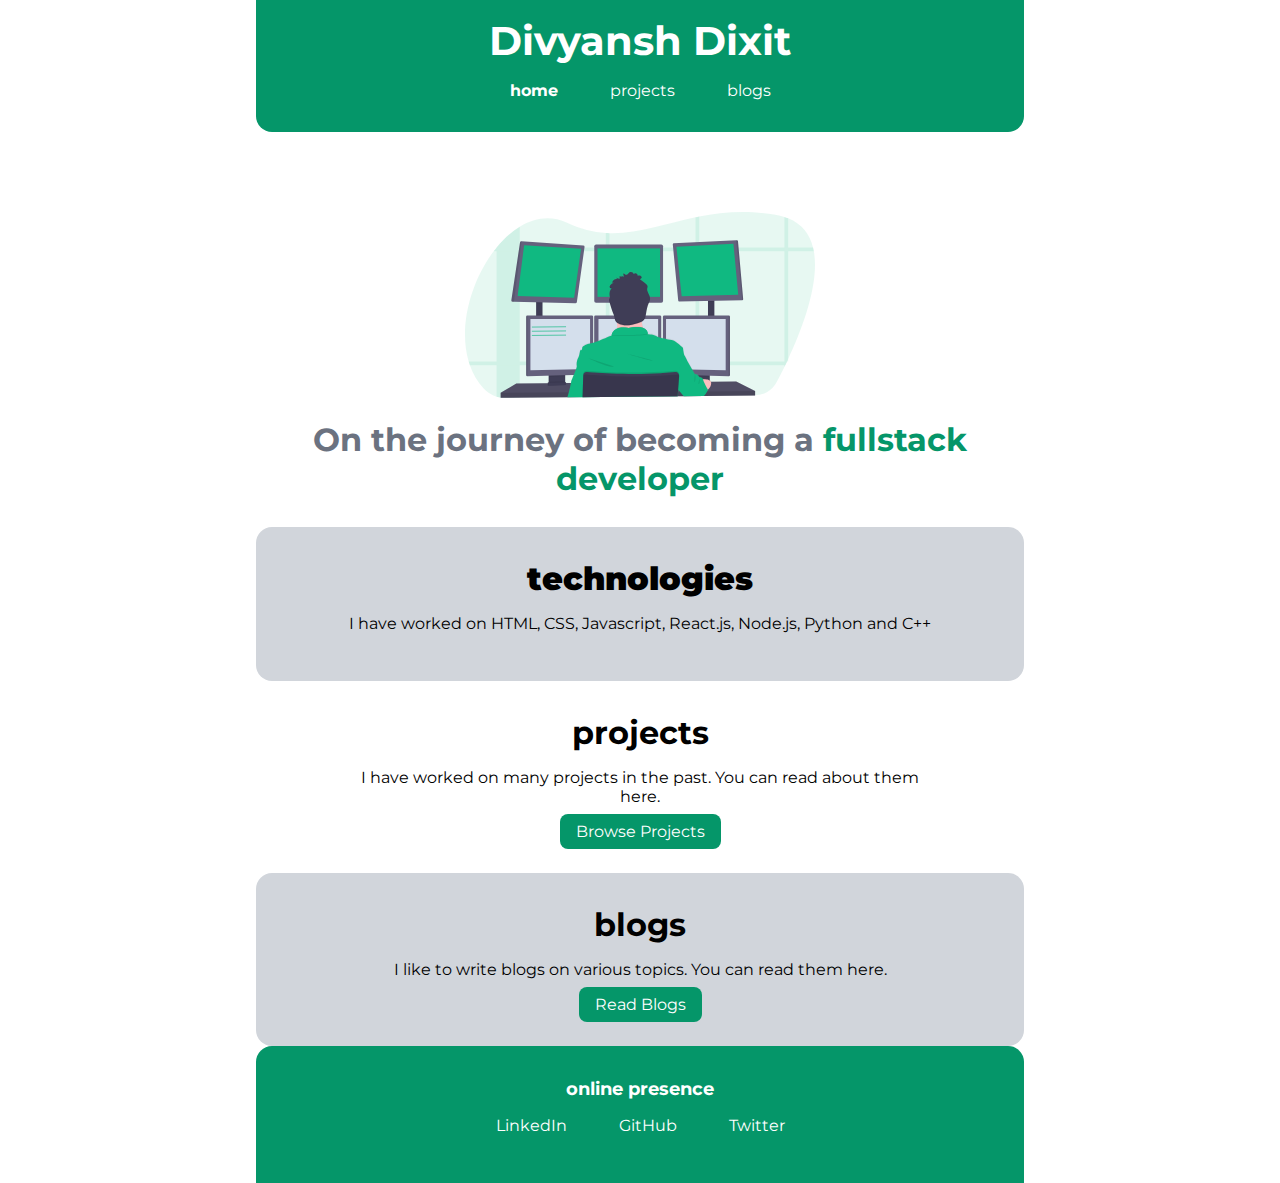
<file: index.html>
<!DOCTYPE html>
<html lang="en">
<head>
    <meta charset="UTF-8">
    <meta http-equiv="X-UA-Compatible" content="IE=edge">
    <meta name="viewport" content="width=device-width, initial-scale=1.0">
    <title>
        home ! divyansh dixit
    </title>
    <link rel="stylesheet" href="styles.css">
</head>
<body>
     <nav class="navigation container">
        <div class="nav-brand">Divyansh Dixit</div>
        <ul class="list-non-bullet nav-pills">
            <li class="list-item-inline">
                <a class="link link-active" href="/">home</a>
            </li>
            <li class="list-item-inline">
                <a class="link" href="/projects.html">projects</a>
            </li>
            <li class="list-item-inline">
                <a class="link" href="/blogs.html">blogs</a>
            </li>
        </ul>
    </nav>

    <header class="hero">
        <img class="hero-img" src="images/hero.svg" alt="Main picture">
        <h1 class="hero-heading">On the journey of becoming a <span class="heading-inverted">fullstack developer</span></h1>
    </header>

    <section class="section ow">
        <div class="container-centered">
            <h1><strong> technologies </strong></h1>
            <p>I have worked on HTML, CSS, Javascript, React.js, Node.js, Python and C++</p>
        </div>
    </section>

    <section class="section">
        <div class="container-centered">
            <h1>projects</h1>
            <p>I have worked on many projects in the past. You can read about them here.</p>
            <a class="link link-primary" href="/projects.html">Browse Projects</a>
        </div>
    </section>

    <section class="section ow">
        <div class="container-centered">
            <h1>blogs</h1>
            <p>I like to write blogs on various topics. You can read them here.</p>
            <a class="link link-primary" href="/blogs.html">Read Blogs</a>
        </div>
    </section>

    <footer class="footer">
        <div class="footer-header">online presence</div>
        <ul class="links-social list-non-bullet">
            <li class="list-item-inline"><a class="link" href="https://www.linkedin.com/in/divdixit/" target="_blank">LinkedIn</a></li>
            <li class="list-item-inline"><a class="link" href="https://github.com/ddivyansh18" target="_blank">GitHub</a></li>
            <li class="list-item-inline"><a class="link" href="https://twitter.com/observerMonk" target="_blank">Twitter</a></li>
        </ul>
    </footer>

</body>
</html>
</file>
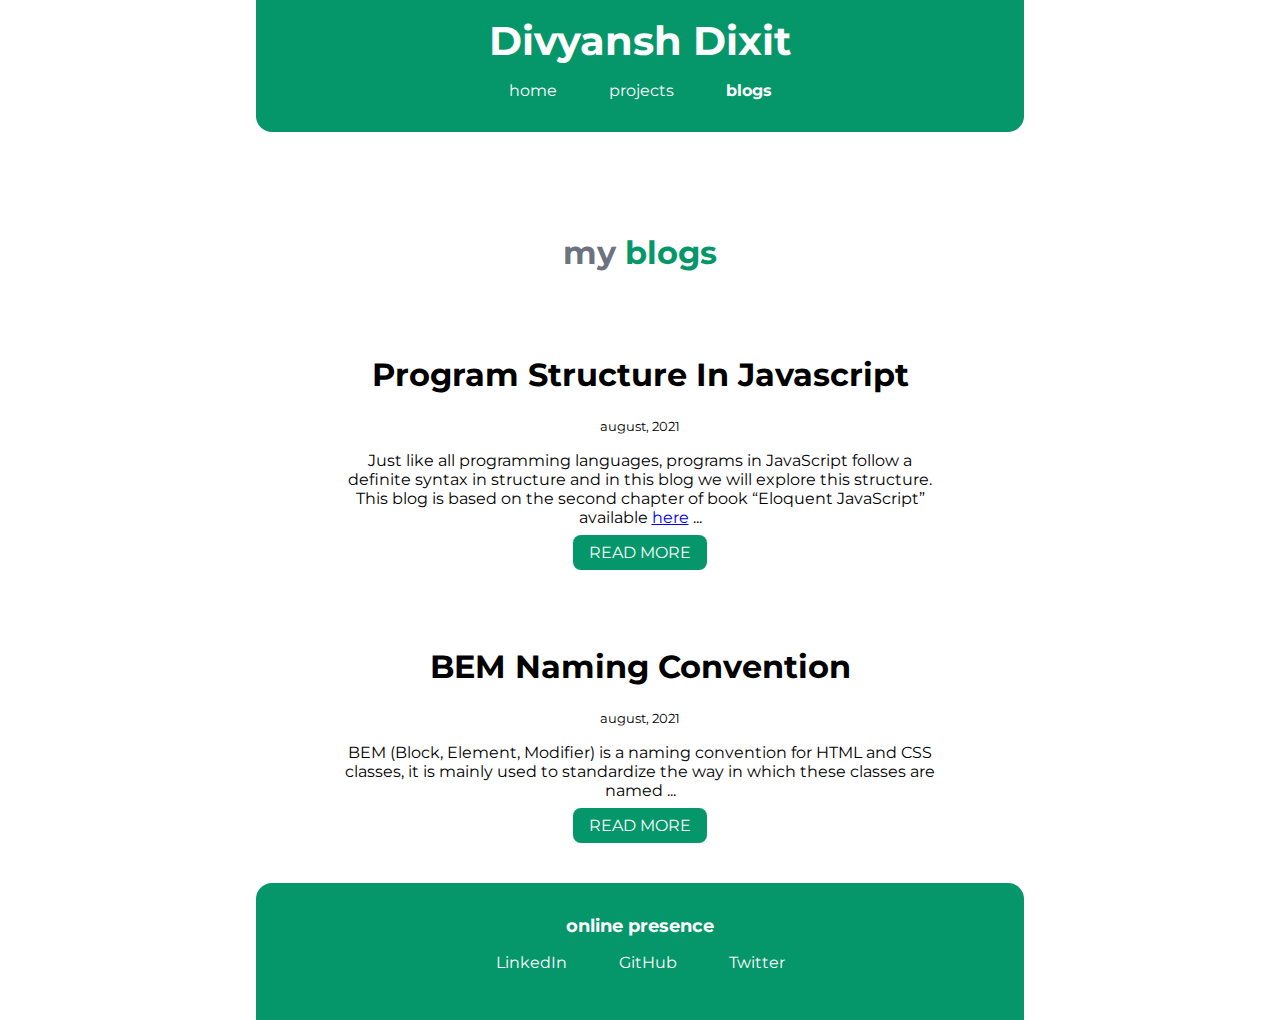
<file: blogs.html>
<!DOCTYPE html>
<html lang="en">
<head>
    <meta charset="UTF-8">
    <meta http-equiv="X-UA-Compatible" content="IE=edge">
    <meta name="viewport" content="width=device-width, initial-scale=1.0">
    <title>blogs | divyanshdixit</title>
    <link rel="stylesheet" href="styles.css">
</head>
<body>
    <nav class="navigation container">
        <div class="nav-brand">Divyansh Dixit</div>
        <ul class="list-non-bullet nav-pills">
            <li class="list-item-inline">
                <a class="link" href="/">home</a>
            </li>
            <li class="list-item-inline">
                <a class="link" href="/projects.html">projects</a>
            </li>
            <li class="list-item-inline">
                <a class="link link-active" href="/blogs.html">blogs</a>
            </li>
        </ul>
    </nav>

    <header class="hero">
        <h1 class="hero-heading"> my <span class="heading-inverted"> blogs </span></h1>
    </header>

    <ul class="list-non-bullet">
        
        <li class="margin=md">
            <div class="container container-centered">
                <h1>Program Structure In Javascript</h1>
                <small>august, 2021</small>
                <p> Just like all programming languages, programs in JavaScript follow a definite syntax in structure and in this blog we will explore this structure.
        <br>
        This blog is based on the second chapter of book “Eloquent JavaScript” available <a href="https://eloquentjavascript.net/02_program_structure.html" target="_blank">here</a> ...</p>
                <a class="link link-primary" href="./blogs/program_structure_in_javascript.html"> READ MORE</a>
            </div>
        </li>
        
        <li class="margin-md">
            <div class="container container-centered">
                <h1>BEM Naming Convention</h1>
                <small>august, 2021</small>
                <p> BEM (Block, Element, Modifier) is a naming convention for HTML and CSS classes, it is mainly used to standardize the way in which these classes are named ...</p>
                <a class="link link-primary" href="./blogs/bem_naming_convention.html"> READ MORE</a>
            </div>
        </li>
    </ul>

    <footer class="footer">
        <div class="footer-header">online presence</div>
        <ul class="links-social list-non-bullet">
            <li class="list-item-inline"><a class="link" href="https://www.linkedin.com/in/divdixit/" target="_blank">LinkedIn</a></li>
            <li class="list-item-inline"><a class="link" href="https://github.com/ddivyansh18" target="_blank">GitHub</a></li>
            <li class="list-item-inline"><a class="link" href="https://twitter.com/observerMonk" target="_blank">Twitter</a></li>
        </ul>
    </footer>

</body>
</html>
</file>
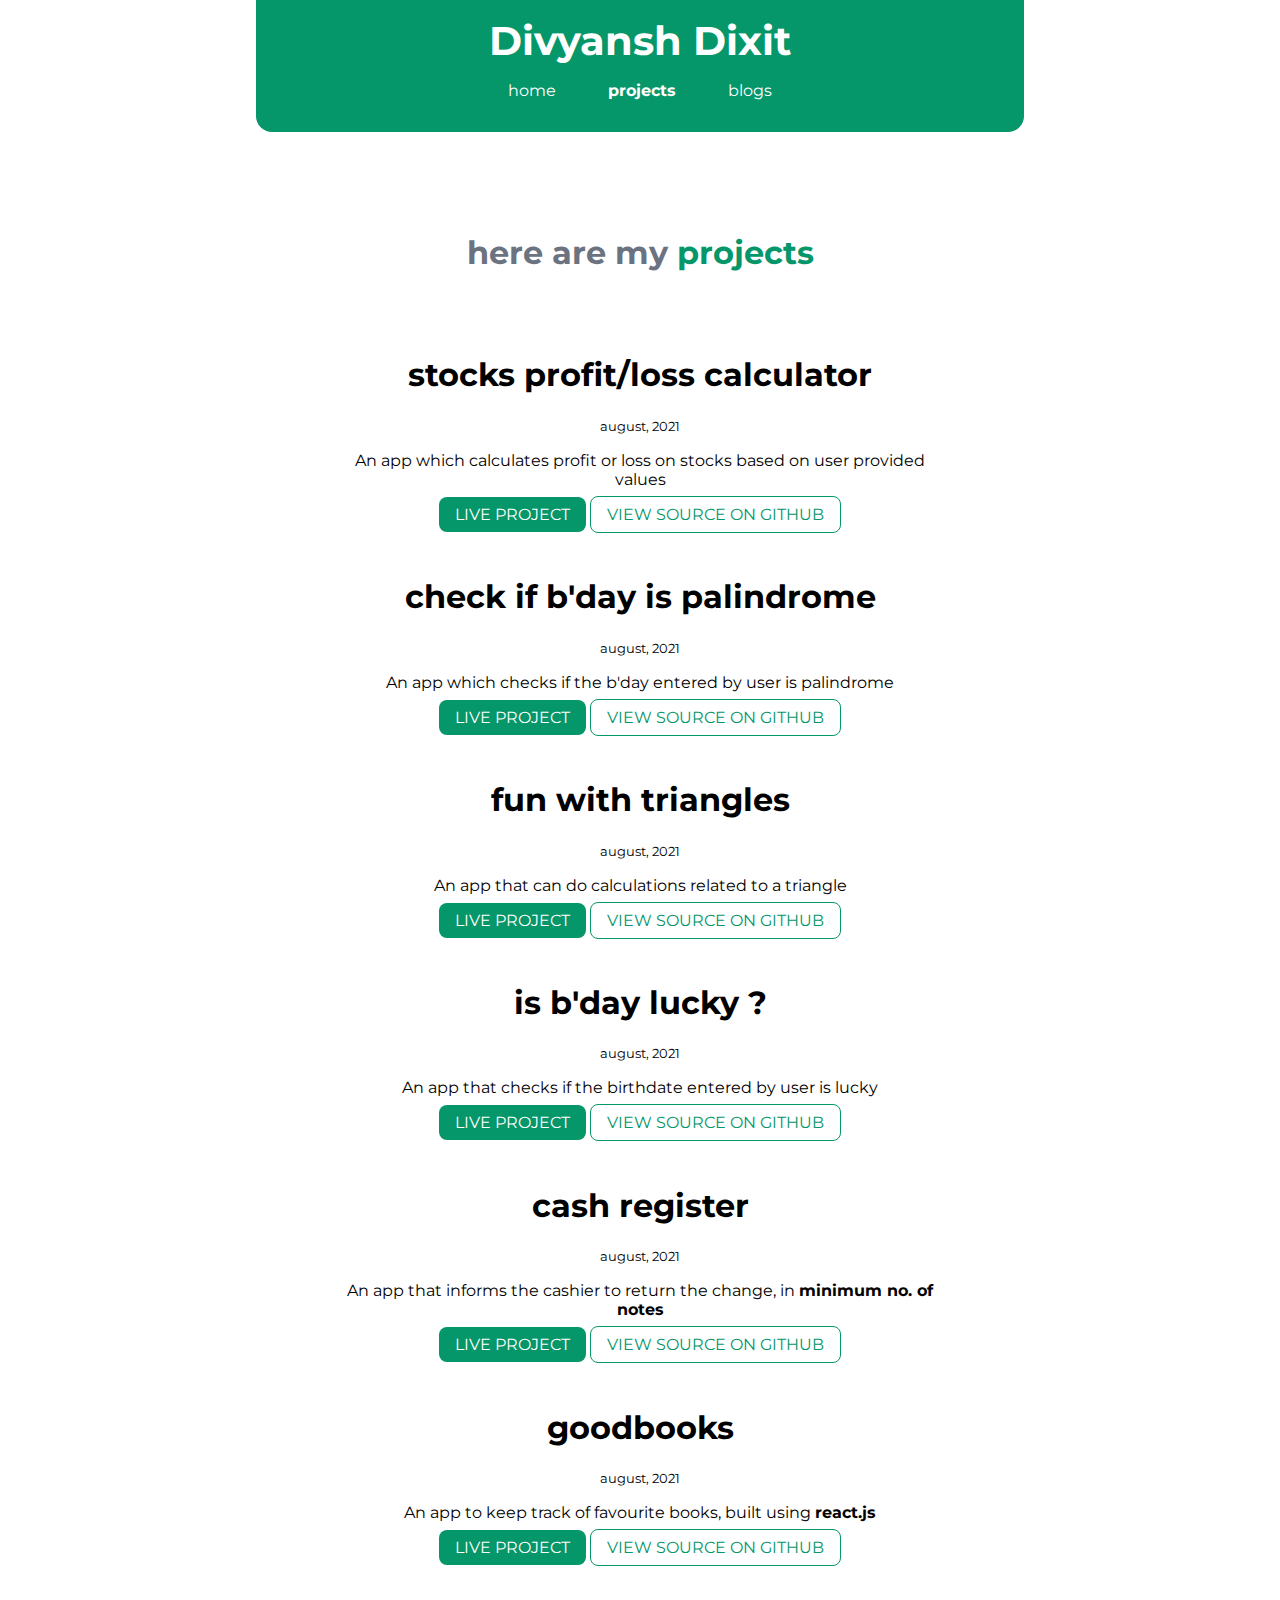
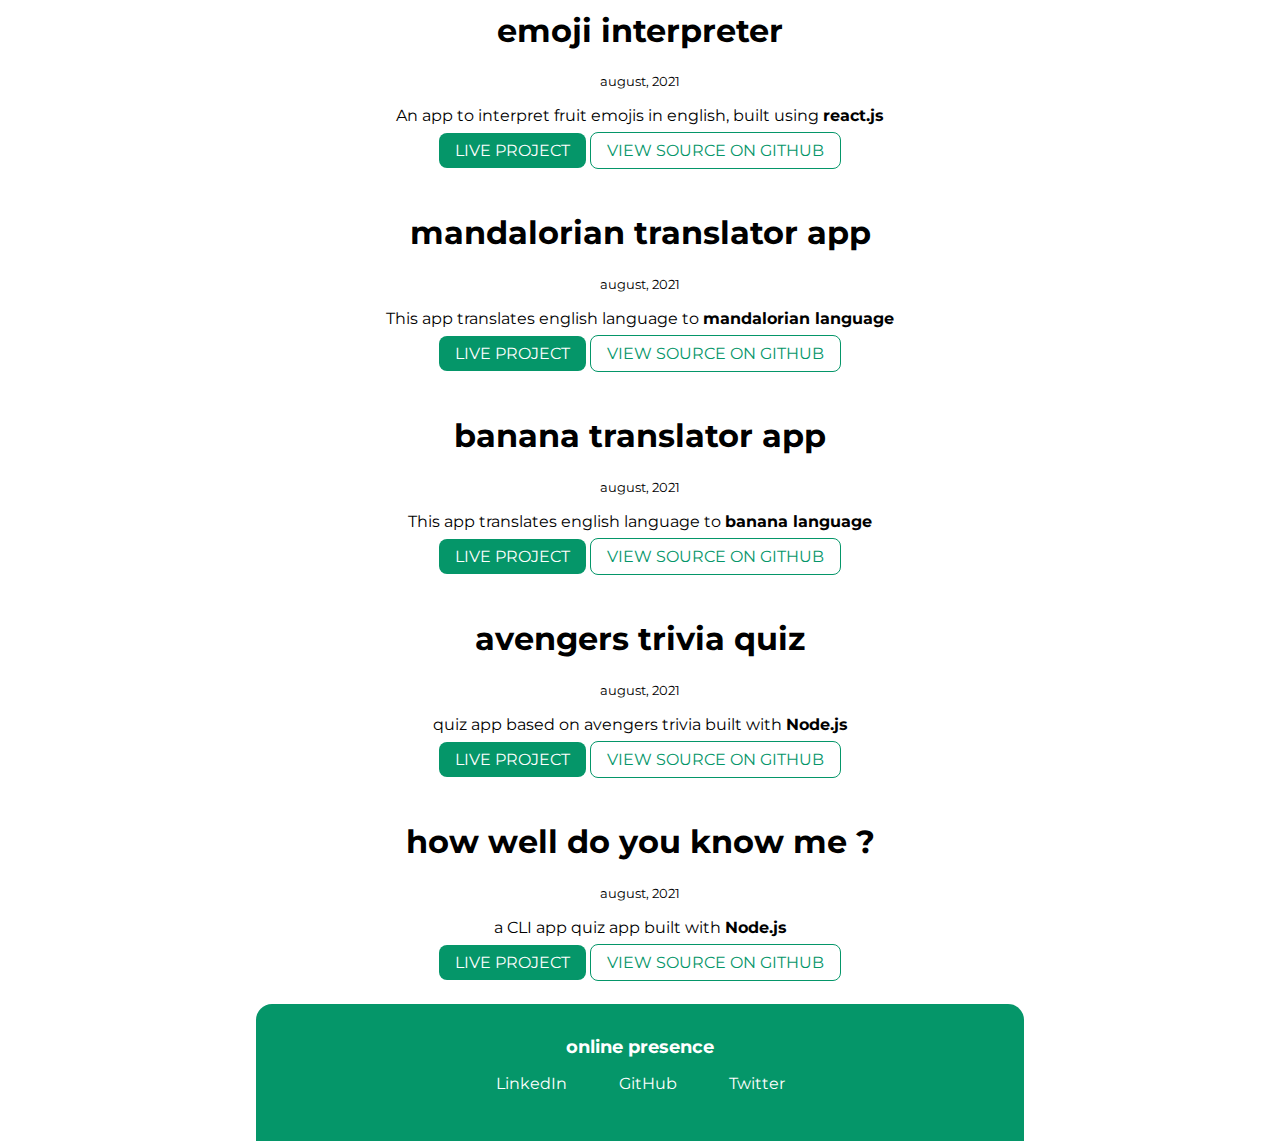
<file: projects.html>
<!DOCTYPE html>
<html lang="en">
<head>
    <meta charset="UTF-8">
    <meta http-equiv="X-UA-Compatible" content="IE=edge">
    <meta name="viewport" content="width=device-width, initial-scale=1.0">
    <title>projects | divyanshdixit</title>
    <link rel="stylesheet" href="styles.css">
</head>
<body>
   <nav class="navigation container">
        <div class="nav-brand">Divyansh Dixit</div>
        <ul class="list-non-bullet nav-pills">
            <li class="list-item-inline">
                <a class="link" href="/">home</a>
            </li>
            <li class="list-item-inline">
                <a class="link link-active" href="/projects.html">projects</a>
            </li>
            <li class="list-item-inline">
                <a class="link" href="/blogs.html">blogs</a>
            </li>
        </ul>
    </nav>

    <header class="hero">
        <h1 class="hero-heading">here are my <span class="heading-inverted">projects</span></h1>
    </header>

    <ul class="list-non-bullet">

        <li>
            <div class="container container-centered">
                <h1>stocks profit/loss calculator</h1>
                <small>august, 2021</small>
                <p> An app which calculates profit or loss on stocks based on user provided values</p>
                <a class="link link-primary" href="https://profit-calculator-dd.netlify.app/" target="_blank"> LIVE PROJECT</a>
                <a class="link link-secondary" href="https://github.com/ddivyansh18/profit-calculator" target="_blank">VIEW SOURCE ON GITHUB</a>
            </div>
        </li>

        <li>
            <div class="container container-centered">
                <h1>check if b'day is palindrome</h1>
                <small>august, 2021</small>
                <p> An app which checks if the b'day entered by user is palindrome</p>
                <a class="link link-primary" href="https://palindrome-birthday-dd.netlify.app/" target="_blank"> LIVE PROJECT</a>
                <a class="link link-secondary" href="https://github.com/ddivyansh18/is-birthday-palindrome" target="_blank">VIEW SOURCE ON GITHUB</a>
            </div>
        </li>        
 
        <li>
            <div class="container container-centered">
                <h1>fun with triangles</h1>
                <small>august, 2021</small>
                <p> An app that can do calculations related to a triangle</p>
                <a class="link link-primary" href="https://fun-with-triangles-dd.netlify.app/" target="_blank"> LIVE PROJECT</a>
                <a class="link link-secondary" href="https://github.com/ddivyansh18/fun-with-triangles" target="_blank">VIEW SOURCE ON GITHUB</a>
            </div>
        </li>        

        <li>
            <div class="container container-centered">
                <h1>is b'day lucky ?</h1>
                <small>august, 2021</small>
                <p> An app that checks if the birthdate entered by user is lucky</p>
                <a class="link link-primary" href="https://bday-lucky-dd.netlify.app/" target="_blank"> LIVE PROJECT</a>
                <a class="link link-secondary" href="https://github.com/ddivyansh18/is-birthday-lucky" target="_blank">VIEW SOURCE ON GITHUB</a>
            </div>
        </li>

        <li>
            <div class="container container-centered">
                <h1>cash register</h1>
                <small>august, 2021</small>
                <p> An app that informs the cashier to return the change, in <strong>minimum no. of notes</strong></p>
                <a class="link link-primary" href="https://cash-register-dd.netlify.app/" target="_blank"> LIVE PROJECT</a>
                <a class="link link-secondary" href="https://github.com/ddivyansh18/cash-register-manager" target="_blank">VIEW SOURCE ON GITHUB</a>
            </div>
        </li>
        
        <li>
            <div class="container container-centered">
                <h1>goodbooks</h1>
                <small>august, 2021</small>
                <p> An app to keep track of favourite books, built using <strong>react.js</strong></p>
                <a class="link link-primary" href="https://jd8qu.csb.app/" target="_blank"> LIVE PROJECT</a>
                <a class="link link-secondary" href="https://github.com/ddivyansh18/good-books" target="_blank">VIEW SOURCE ON GITHUB</a>
            </div>
        </li>

        <li>
            <div class="container container-centered">
                <h1>emoji interpreter</h1>
                <small>august, 2021</small>
                <p> An app to interpret fruit emojis in english, built using <strong>react.js</strong></p>
                <a class="link link-primary" href="https://okegg.csb.app/" target="_blank"> LIVE PROJECT</a>
                <a class="link link-secondary" href="https://github.com/ddivyansh18/Emoji-Interpreter" target="_blank">VIEW SOURCE ON GITHUB</a>
            </div>
        </li>

        <li>
            <div class="container container-centered">
                <h1>mandalorian translator app</h1>
                <small>august, 2021</small>
                <p> This app translates english language to <strong>mandalorian language</strong></p>
                <a class="link link-primary" href="https://mandalorian-speak-dd.netlify.app/" target="_blank"> LIVE PROJECT</a>
                <a class="link link-secondary" href="https://github.com/ddivyansh18/mandalorian-speak" target="_blank">VIEW SOURCE ON GITHUB</a>
            </div>
        </li>


        <li>
            <div class="container container-centered">
                <h1>banana translator app</h1>
                <small>august, 2021</small>
                <p> This app translates english language to <strong>banana language</strong></p>
                <a class="link link-primary" href="https://banana-speak-dd.netlify.app/" target="_blank"> LIVE PROJECT</a>
                <a class="link link-secondary" href="https://github.com/ddivyansh18/banana-speak/" target="_blank">VIEW SOURCE ON GITHUB</a>
            </div>
        </li>

        <li>
            <div class="container container-centered">
                <h1>avengers trivia quiz</h1>
                <small>august, 2021</small>
                <p> quiz app based on avengers trivia built with <strong>Node.js</strong></p>
                <a class="link link-primary" href="https://replit.com/@DivyanshDixit/Avengers-CLI-Quiz" target="_blank"> LIVE PROJECT</a>
                <a class="link link-secondary" href="https://github.com/ddivyansh18/CLI-Avengers-Quiz" target="_blank">VIEW SOURCE ON GITHUB</a>
            </div>
        </li>
        
        <li>
            <div class="container container-centered">
                <h1>how well do you know me ?</h1>
                <small>august, 2021</small>
                <p>a CLI app quiz app built with <strong>Node.js</strong></p>
                <a class="link link-primary" href="https://replit.com/@DivyanshDixit/CLI-Quiz-App#index.js" target="_blank"> LIVE PROJECT</a>
                <a class="link link-secondary" href="https://github.com/ddivyansh18/CLI-Quiz" target="_blank">VIEW SOURCE ON GITHUB</a>
            </div>
        </li>
    </ul>

    <footer class="footer">
        <div class="footer-header">online presence</div>
        <ul class="links-social list-non-bullet">
            <li class="list-item-inline"><a class="link" href="https://www.linkedin.com/in/divdixit/" target="_blank">LinkedIn</a></li>
            <li class="list-item-inline"><a class="link" href="https://github.com/ddivyansh18" target="_blank">GitHub</a></li>
            <li class="list-item-inline"><a class="link" href="https://twitter.com/observerMonk" target="_blank">Twitter</a></li>
        </ul>
    </footer>

</body>
</html>
</file>
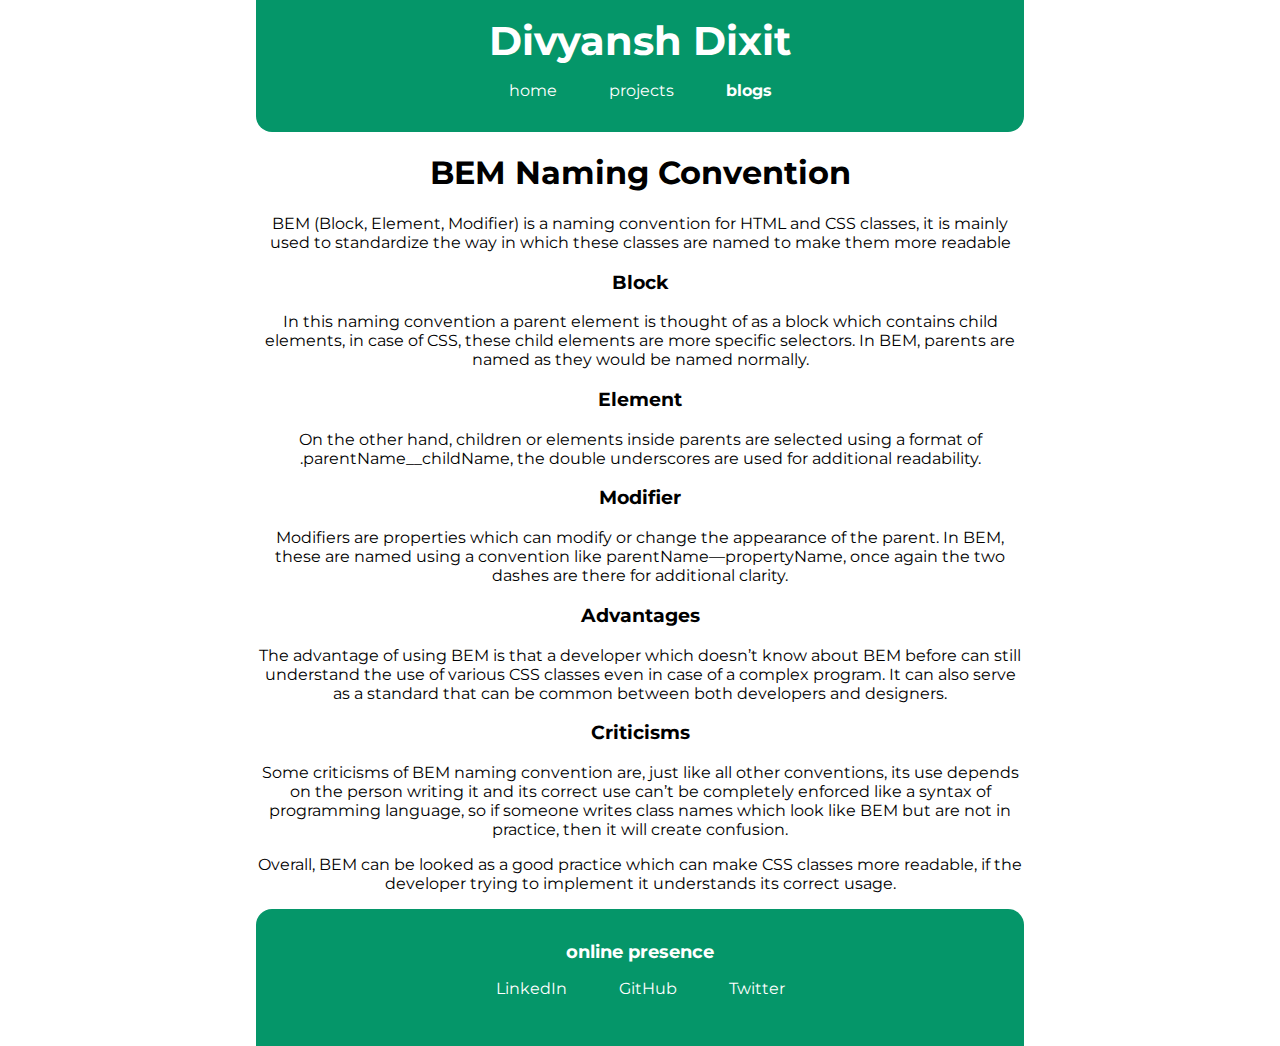
<file: blogs/bem_naming_convention.html>
<!DOCTYPE html>
<html lang="en">
<head>
    <meta charset="UTF-8">
    <meta http-equiv="X-UA-Compatible" content="IE=edge">
    <meta name="viewport" content="width=device-width, initial-scale=1.0">
    <title>BEM Naming Convention</title>
    <link rel="stylesheet" href="../styles.css">
</head>
<body>
    <nav class="navigation container">
        <div class="nav-brand">Divyansh Dixit</div>
        <ul class="list-non-bullet nav-pills">
            <li class="list-item-inline">
                <a class="link" href="../index.html">home</a>
            </li>
            <li class="list-item-inline">
                <a class="link" href="../projects.html">projects</a>
            </li>
            <li class="list-item-inline">
                <a class="link link-active" href="../blogs.html">blogs</a>
            </li>
        </ul>
    </nav>

    <h1>BEM Naming Convention</h1>
    <p>
        BEM (Block, Element, Modifier) is a naming convention for HTML and CSS classes, it is mainly used to standardize the way in which these classes are named to make them more readable
    </p>

    <h3>Block</h3>
    <p>
        In this naming convention a parent element is thought of as a block which contains child elements, in case of CSS, these child elements are more specific selectors. In BEM, parents are named as they would be named normally.
    </p>

    <h3>Element</h3>
    <p>
        On the other hand, children or elements inside parents are selected using a format of .parentName__childName, the double underscores are used for additional readability. 
    </p>

    <h3>Modifier</h3>
    <p>
        Modifiers are properties which can modify or change the appearance of the parent. In BEM, these are named using a convention like parentName—propertyName, once again the two dashes are there for additional clarity.
    </p>


    <h3>Advantages</h3>
    <p>
        The advantage of using BEM is that a developer which doesn’t know about BEM before can still understand the use of various CSS classes even in case of a complex program. It can also serve as a standard that can be common between both developers and designers.
    </p>

    <h3>Criticisms</h3>
    <p>
        Some criticisms of BEM naming convention are, just like all other conventions, its use depends on the person writing it and its correct use can’t be  completely enforced like a syntax of programming language, so if someone writes class names which look like BEM but are not in practice, then it will create confusion. 
    </p>

    <p>
        Overall, BEM can be looked as a good practice which can make CSS classes more readable, if the developer trying to implement it understands its correct usage.
    </p>

    
    <footer class="footer">
        <div class="footer-header">online presence</div>
        <ul class="links-social list-non-bullet">
            <li class="list-item-inline"><a class="link" href="https://www.linkedin.com/in/divdixit/" target="_blank">LinkedIn</a></li>
            <li class="list-item-inline"><a class="link" href="https://github.com/ddivyansh18" target="_blank">GitHub</a></li>
            <li class="list-item-inline"><a class="link" href="https://twitter.com/observerMonk" target="_blank">Twitter</a></li>
        </ul>
    </footer>

</body>
</html>
</file>
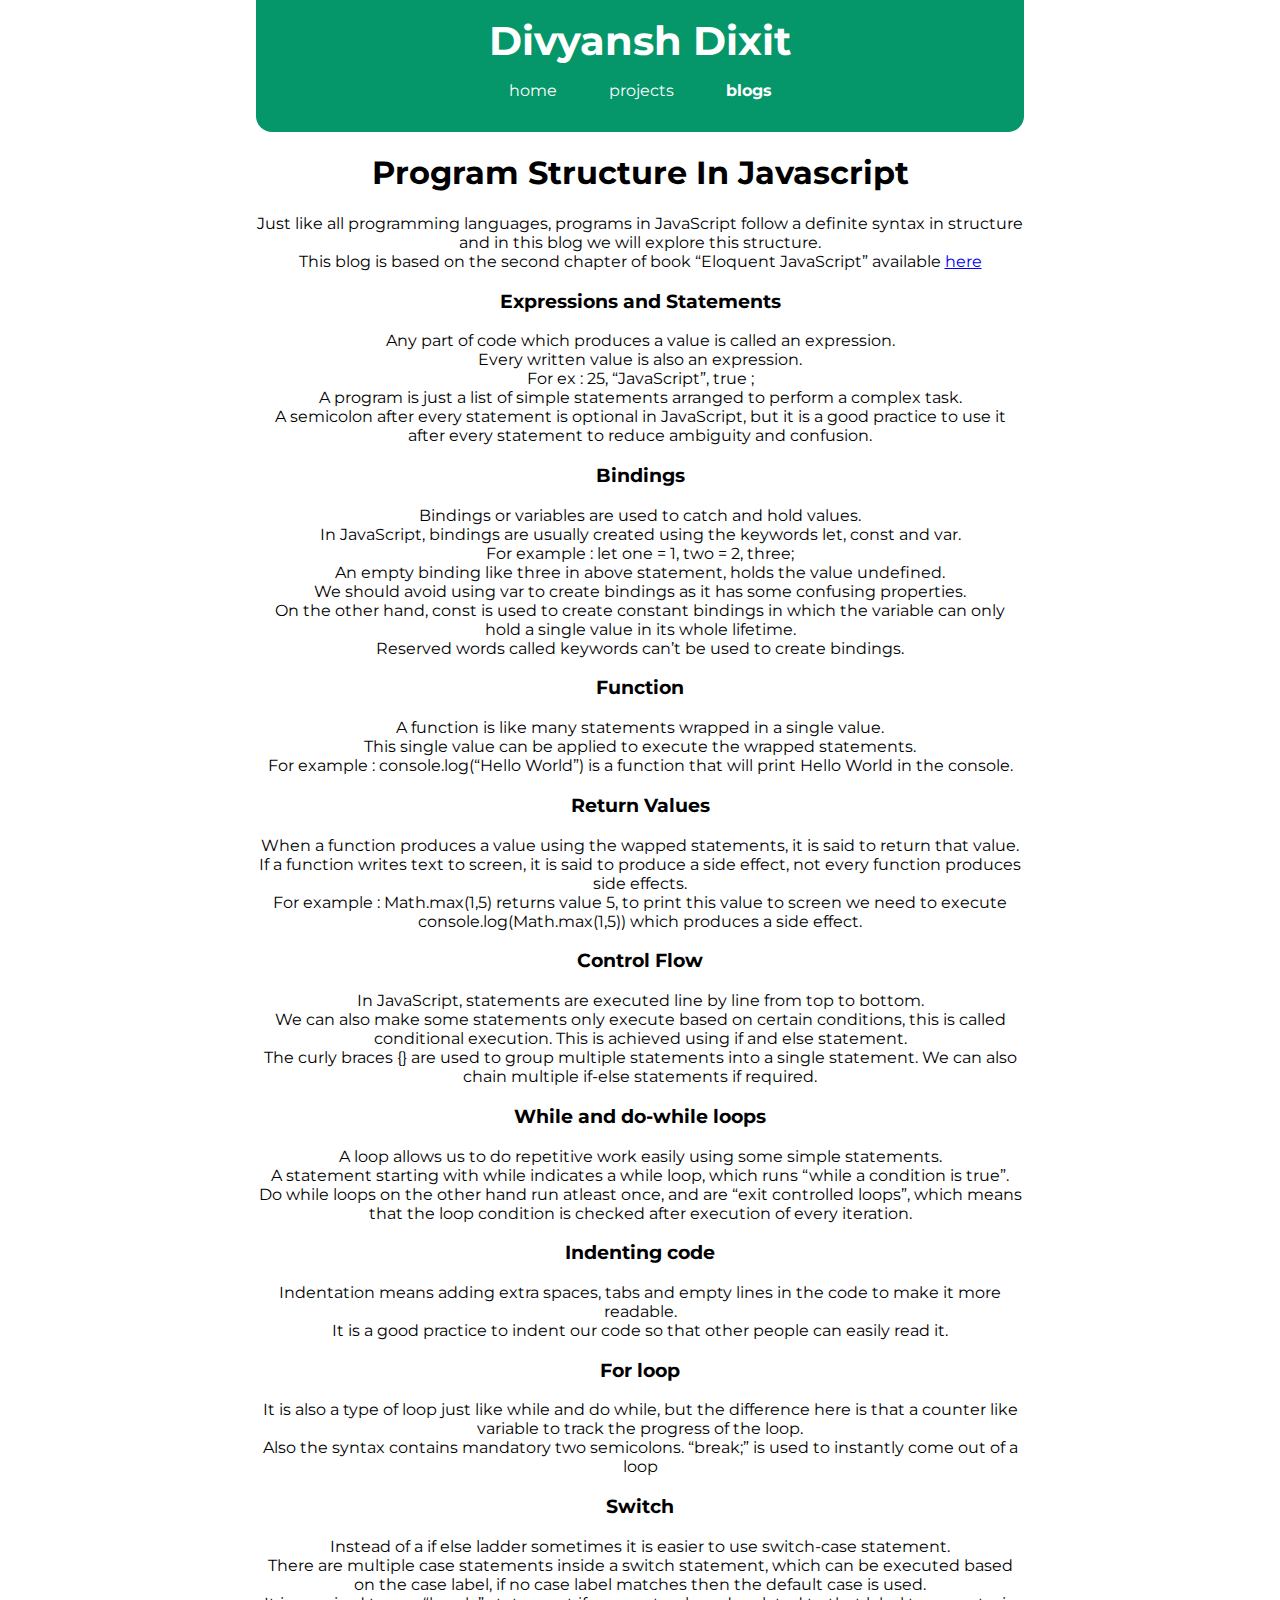
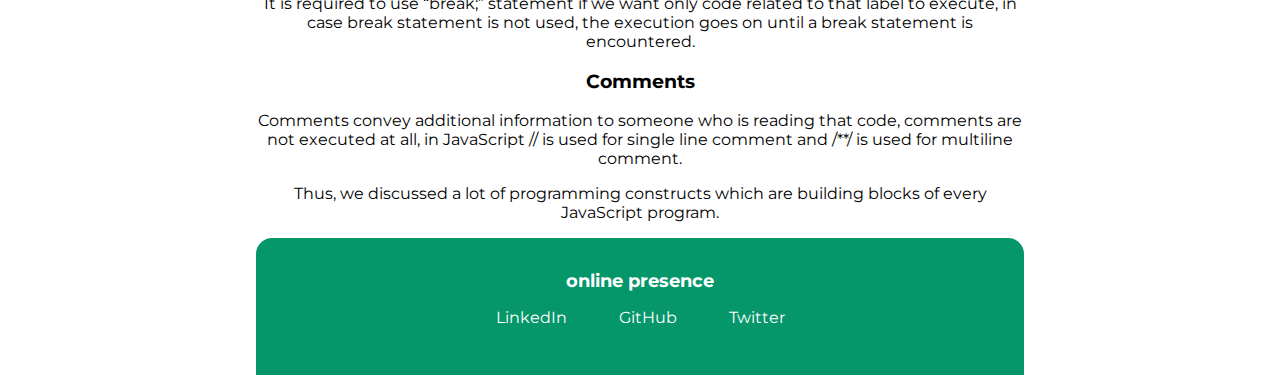
<file: blogs/program_structure_in_javascript.html>
<!DOCTYPE html>
<html lang="en">
<head>
    <meta charset="UTF-8">
    <meta http-equiv="X-UA-Compatible" content="IE=edge">
    <meta name="viewport" content="width=device-width, initial-scale=1.0">
    <title>Program Structure In Javascript</title>
    <link rel="stylesheet" href="../styles.css">
</head>
<body>
    <nav class="navigation container">
        <div class="nav-brand">Divyansh Dixit</div>
        <ul class="list-non-bullet nav-pills">
            <li class="list-item-inline">
                <a class="link" href="../index.html">home</a>
            </li>
            <li class="list-item-inline">
                <a class="link" href="../projects.html">projects</a>
            </li>
            <li class="list-item-inline">
                <a class="link link-active" href="../blogs.html">blogs</a>
            </li>
        </ul>
    </nav>

    <h1>Program Structure In Javascript</h1>
    <p>
        Just like all programming languages, programs in JavaScript follow a definite syntax in structure and in this blog we will explore this structure.
        <br>
        This blog is based on the second chapter of book “Eloquent JavaScript” available <a href="https://eloquentjavascript.net/02_program_structure.html" target="_blank">here</a>
    </p>
    <h3>Expressions and Statements</h3>
    <p>
        Any part of code which produces a value is called an expression.
        <br>
Every written value is also an expression.
<br>
For ex : 25, “JavaScript”, true ;
<br>
A program is just a list of simple statements arranged to perform a complex task.
<br>
A semicolon after every statement is optional in JavaScript, but it is a good practice to use it after every statement to reduce   ambiguity and confusion.
    </p>

    <h3>Bindings</h3>
    <p>
        Bindings or variables are used to catch and hold values.
        <br>
In JavaScript, bindings are usually created using the keywords let, const and var.
<br>
For example : let one = 1, two = 2, three;
<br>
An empty binding like three in above statement, holds the value undefined.
<br>
We should avoid using var to create bindings as it has some confusing properties.
<br>
On the other hand, const is used to create constant bindings in which the variable can only hold a single value in its whole lifetime.
<br>
Reserved words called keywords can’t be used to create bindings.
    </p>

    <h3>Function</h3>
    <p>
        A function is like many statements wrapped in a single value. 
        <br>
        This single value can be applied to execute the wrapped statements.
        <br>
For example : console.log(“Hello World”) is a function that will print Hello World in the console.
    </p>

    <h3>Return Values</h3>
    <p>
        When a function produces a value using the wapped statements, it is said to return that value.
        <br>
If a function writes text to screen, it is said to produce a side effect, not every function produces side effects.
<br>
For example : Math.max(1,5) returns value 5, to print this value to screen we need to execute console.log(Math.max(1,5)) which produces a side effect.
    </p>

    <h3>Control Flow</h3>
    <p>
        In JavaScript, statements are executed line by line from top to bottom.
        <br>
We can also make some statements only execute based on certain conditions, this is called conditional execution. This is achieved using if and else statement.
<br>
The curly braces {} are used to group multiple statements into a single statement. We can also chain multiple if-else statements if required.
    </p>

    <h3>While and do-while loops</h3>
    <p>
      A loop allows us to do repetitive work easily using some simple statements.
      <br>
A statement starting with while indicates a while loop, which runs “while a condition is true”.
<br>
Do while loops on the other hand run atleast once, and are “exit controlled loops”, which means that the loop condition is checked after execution of every iteration.  
    </p>

    <h3>Indenting code</h3>
    <p>
        Indentation means adding extra spaces, tabs and empty lines in the code to make it more readable. 
        <br>
        It is a good practice to indent our code so that other people can easily read it.
    </p>


    <h3>For loop</h3>
    <p>
        It is also a type of loop just like while and do while, but the difference here is that a counter like variable to track the progress of the loop. 
        <br>
        Also the syntax contains mandatory two semicolons.
“break;” is used to instantly come out of a loop
    </p>

    <h3>Switch</h3>
    <p>
        Instead of a if else ladder sometimes it is easier to use switch-case statement.
        <br>
There are multiple case statements inside a switch statement, which can be executed based on the case label, if no case label matches then the default case is used.
<br>
It is required to use “break;” statement if we want only code related to that label to execute, in case break statement is not used, the execution goes on until a break statement is encountered.
    </p>

    <h3>Comments</h3>
    <p>
        Comments convey additional information to someone who is reading that code, comments are not executed at all, in JavaScript // is used for single line comment and /**/ is used for multiline comment.
    </p>

    <p>
        Thus, we discussed a lot of programming constructs which are building blocks of every JavaScript program. 
    </p>

    <footer class="footer">
        <div class="footer-header">online presence</div>
        <ul class="links-social list-non-bullet">
            <li class="list-item-inline"><a class="link" href="https://www.linkedin.com/in/divdixit/" target="_blank">LinkedIn</a></li>
            <li class="list-item-inline"><a class="link" href="https://github.com/ddivyansh18" target="_blank">GitHub</a></li>
            <li class="list-item-inline"><a class="link" href="https://twitter.com/observerMonk" target="_blank">Twitter</a></li>
        </ul>
    </footer>

</body>
</html>
</file>
<file: styles.css>
@import url('https://fonts.googleapis.com/css2?family=Montserrat:wght@400;700&display=swap');

:root {
    --primary-color : #059669;
    --off-white: #D1D5DB;
    --dark-gray : #6B7280;
}

/* removed margin from user stylesheet */
body {
    font-family: 'Montserrat', sans-serif;
    margin: 0px;
    width: 60%;
    text-align: center;
    margin: auto;
    margin-block-start: 0px;
    margin-block-end: 0px;
}

hr {
    margin: 2rem 0rem;
}

/** spaces **/
.margin-md {
    margin: 2rem;
}

/** container **/
.container {
    padding-left: 1rem;
    padding-right: 1rem;
    margin-block-start: 0px;
    margin-block-end: 0px;
}

.container-centered {
    max-width: 600px;
    margin: auto;
    border-top-right-radius: 1rem;
    border-top-left-radius: 1rem;
    border-bottom-left-radius: 1rem;
    border-bottom-right-radius: 1rem;
}

.container-centered h1, .container-centered p {
    text-align: center;
}

.container-centered a{
    text-align: center;
}

.container-centered small{
    margin: auto;
}

/** links **/
.link {
    box-sizing: border-box;
    text-decoration: none;
    padding: 0.5rem 1rem;
    /* margin-top: 1rem;
    margin-bottom: 1rem; */
}

/* Read about BEM naming convention */

.link-primary {
    background-color: var(--primary-color);
    border-radius: 0.5rem;
    color: white;
}

.link-secondary {
    color: var(--primary-color);
    border-radius: 0.5rem;
    border: 1px solid var(--primary-color);
}

/** Lists **/
.list-non-bullet {
    list-style: none;
    padding-inline-start: 0px;
}

.list-item-inline {
    display: inline;
    padding: 0rem 0.5rem;
}

.list-non-bullet .container {
    padding: 1rem;
}

/** navigation **/
.navigation {
    background-color: var(--primary-color);
    color: white;
    padding: 1rem;
    border-bottom-left-radius: 1rem;
    border-bottom-right-radius: 1rem;
}

.navigation .nav-brand {
    font-weight: bold;
    font-size: 2.5rem;
    text-align: center;
}

.navigation .nav-pills {
    text-align: center;
}

.navigation .link {
    color: white;
    text-align: center;
}

.navigation .link-active {
    font-weight: bold;
}

/** header ***/

.hero {
    padding: 0.5rem;
    padding-top: 5rem;
}

.hero .hero-img {
    max-width: 350px;
    display: block;
    margin: auto;
}

.hero .hero-heading {
    /* padding-top: 1rem; */
    color: var(--dark-gray);
    text-align: center;
}

.hero .hero-heading .heading-inverted {
    color: var(--primary-color);
}

/** sections **/

.section {
    padding: 2rem;
    border-radius: 1rem;
}

.section h1{
    text-align: center;
    margin-block-start: 0px;
    margin-block-end: 0px;
}

.ow {
    background-color: var(--off-white);
}

/** footer **/

.footer {
    background-color: var(--primary-color);
    padding: 2rem 1rem;
    text-align: center;
    color: white;
    border-top-right-radius: 1rem;
    border-top-left-radius: 1rem;
}

.footer .link {
    color: white;
}

.footer .footer-header {
    font-weight: bold;
    font-size: large;
}

.footer ul {
    padding-inline-start: 0px;
}
</file>
